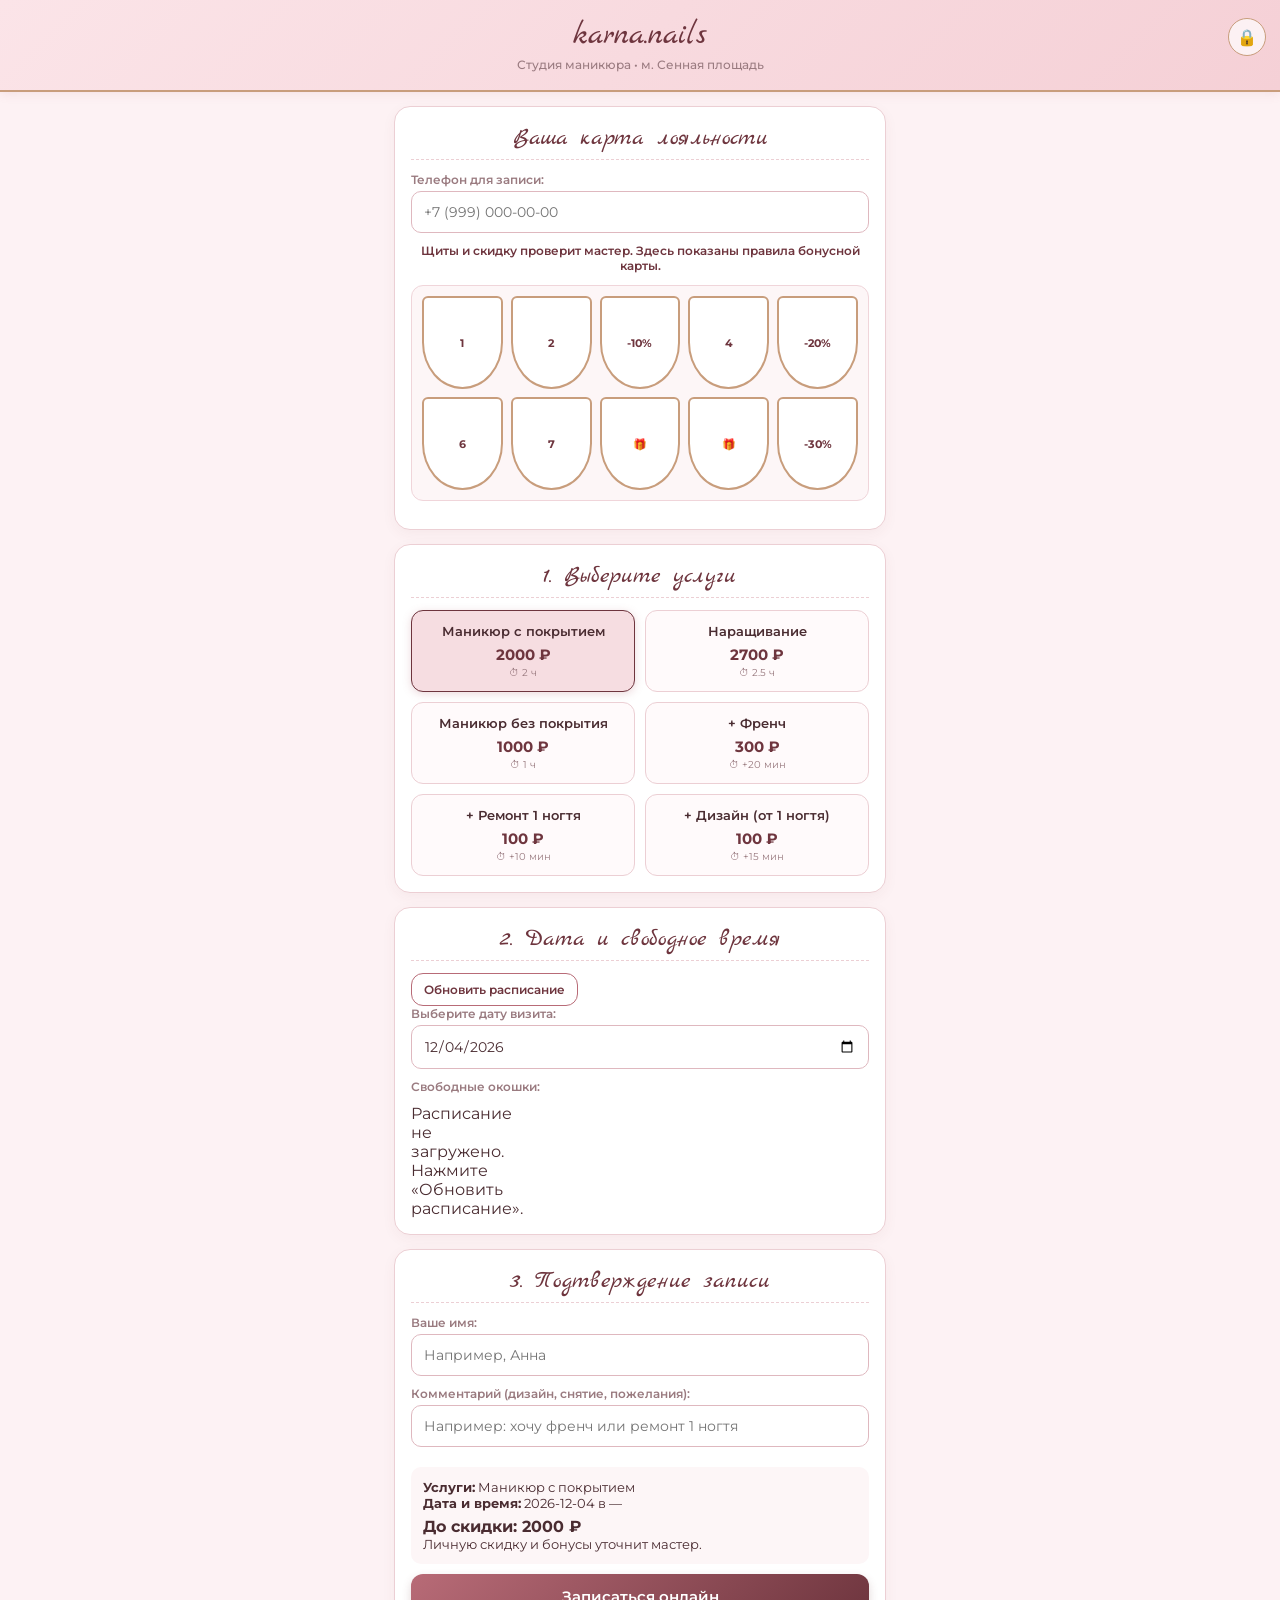
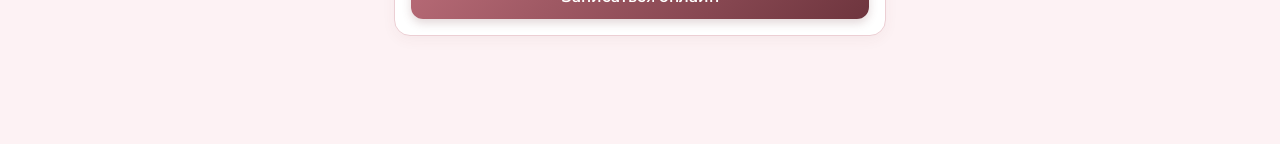
<file: index.html>
<!DOCTYPE html>
<html lang="ru">
<head>
  <meta charset="UTF-8">
  <meta name="referrer" content="no-referrer">
  <meta name="viewport" content="width=device-width, initial-scale=1.0, maximum-scale=1.0, user-scalable=no">
  <title>karna.nails — Онлайн-запись и CRM</title>
  <link href="https://fonts.googleapis.com/css2?family=Marck+Script&family=Montserrat:wght@400;500;600;700&display=swap" rel="stylesheet">
  <link rel="stylesheet" href="styles.css?v=portfolio-classic-1">
  <script src="https://accounts.google.com/gsi/client" async defer></script>
  <script src="app.js?v=production-v10-20261119" defer></script>
</head>
<body>
<dialog id="adminLoginDialog">
  <form method="dialog">
    <h2>Вход мастера через Google</h2>
    <p>Выберите разрешённый аккаунт Антона или Карины.</p>
    <div id="googleSignInButton" aria-label="Вход через Google"></div>
    <button class="btn btn-outline" value="cancel">Отмена</button>
  </form>
</dialog>
<dialog id="galleryLightbox" class="gallery-lightbox">
  <form method="dialog"><button class="gallery-lightbox-close" aria-label="Закрыть">✕</button></form>
  <img id="galleryLargeImage" alt="Пример работы мастера">
  <p id="galleryLargeCaption"></p>
</dialog>

<header>
  <h1 class="script-font">karna.nails</h1>
  <p>Студия маникюра • м. Сенная площадь</p>
  <div id="adminBadge" class="mode-badge hidden">Режим Мастера (Админ)</div>
  <button class="lock-btn" data-action="toggleAdminMode" title="Вход для мастера">🔒</button>
</header>

<div class="container">

  <!-- ==================== РЕЖИМ КЛИЕНТА (ОНЛАЙН-ЗАПИСЬ) ==================== -->
  <div id="clientView">

    <!-- Шаг 1: Проверка карты лояльности по телефону -->
    <div class="card">
      <div class="card-title script-font">Ваша карта лояльности</div>
      <label>Телефон для записи:</label>
      <input type="tel" id="clientPhoneCheck" placeholder="+7 (999) 000-00-00" data-input-action="renderClientLoyalty">
      <div id="clientLoyaltyStatus" class="loyalty-status">
        Щиты и скидку проверит мастер.
      </div>
      <div class="shields-grid" id="clientShieldsGrid"></div>
    </div>

    <!-- Шаг 2: Выбор услуг -->
    <div class="card">
      <div class="card-title script-font">1. Выберите услуги</div>
      <div class="service-grid" id="clientServicesGrid"></div>
    </div>

    <!-- Шаг 3: Выбор даты и свободного времени -->
    <div class="card">
      <div class="card-title script-font">2. Дата и свободное время</div>
      <button class="btn btn-outline" data-action="syncFromCloud">Обновить расписание</button>
      <label>Выберите дату визита:</label>
      <input type="date" id="clientDate" data-change-action="renderClientSlots">
      <label>Свободные окошки:</label>
      <div class="slots-grid" id="clientSlotsGrid"></div>
    </div>

    <!-- Шаг 4: Оформление -->
    <div class="card">
      <div class="card-title script-font">3. Подтверждение записи</div>
      <label>Ваше имя:</label>
      <input type="text" id="clientName" maxlength="120" placeholder="Например, Анна">
      <label>Комментарий (дизайн, снятие, пожелания):</label>
      <input type="text" id="clientNote" maxlength="1000" placeholder="Например: хочу френч или ремонт 1 ногтя">

      <div id="clientSummaryBox" class="booking-summary">
        Выберите услугу и время выше
      </div>

      <button class="btn" data-action="submitClientBooking">Записаться онлайн</button>
    </div>

    <div class="card gallery-card hidden" id="clientGalleryCard">
      <div class="card-title script-font">Примеры наших работ</div>
      <div class="gallery-grid" id="clientGalleryGrid"></div>
    </div>
  </div>

  <!-- ==================== РЕЖИМ АДМИНА (МАСТЕР) ==================== -->
  <div id="adminView" class="hidden">
    <!-- Управление плавающим графиком -->
    <div class="schedule-editor">
      <h3>🗓 Настройка рабочих часов</h3>
      <p class="schedule-help">Выберите дату и впишите доступное время через запятую (например: 12:00, 15:30, 18:00). Если оставить поле пустым, день станет выходным.</p>
      <input type="date" id="adminScheduleDate" data-change-action="loadScheduleForDate" class="schedule-date">
      <input type="text" id="adminScheduleSlots" placeholder="10:00, 12:00..." class="schedule-slots">
      <button data-action="saveScheduleForDate" class="schedule-save-button">Сохранить день</button>
      <span id="scheduleSaveStatus" class="schedule-save-status hidden">Сохранено! ✓</span>
    </div>

    <!-- ВКЛАДКА 1: КАЛЕНДАРЬ И ЗАПИСИ -->
    <div id="tabSchedule">
      <div class="card">
        <div class="card-title script-font">Расписание и Запись</div>
        <div class="schedule-filter">
          <input type="date" id="adminDateFilter" data-change-action="renderAdminSchedule" class="no-bottom-margin">
          <button class="btn btn-outline btn-sm" data-action="showAllDates">Все дни</button>
        </div>
        <div id="adminAppointmentsList"></div>
      </div>

      <div class="card">
        <div class="card-title script-font">Записать клиента вручную</div>
        <label>Имя клиентки:</label>
        <input type="text" id="admClientName" placeholder="Имя">
        <label>Телефон:</label>
        <input type="tel" id="admClientPhone" placeholder="+7 (999) 000-00-00">
        <div class="form-grid">
          <div>
            <label>Дата:</label>
            <input type="date" id="admDate" data-change-action="refreshAdminTimeOptions">
          </div>
          <div>
            <label>Время:</label>
            <select id="admTime"><option value="">Выберите дату и свободное время</option></select>
          </div>
        </div>
        <label>Основная услуга:</label>
        <select id="admService"></select>
        <label>Тип прайса:</label>
        <select id="admPriceMode">
          <option value="new">Новый прайс (Центр — 2000 ₽ покрытие)</option>
          <option value="old">Старый прайс (Переходный — 1650 ₽ покрытие)</option>
        </select>
        <button class="btn" data-action="addAdminBooking">Добавить запись в календарь</button>
      </div>
    </div>

    <!-- ВКЛАДКА 2: КЛИЕНТЫ И КАРТЫ ЛОЯЛЬНОСТИ -->
    <div id="tabClients" class="hidden">
      <div class="card">
        <div class="card-title script-font">База клиентов и 10 щитов</div>
        <p class="loyalty-help">
          3 визит: -10% • 5 визит: -20% • 8 и 9 визит: 🎁 Подарок • 10 визит: -30%
        </p>
        <div id="adminClientsList"></div>
      </div>
    </div>

    <!-- ВКЛАДКА 3: СКЛАД И ЗАКУПКИ -->
    <div id="tabInventory" class="hidden">
      <div class="card hidden">
        <div class="card-title script-font">Старые настройки себестоимости</div>
        <p class="legacy-cost-help">Для новых расчётов используется каталог ниже. Эти прежние настройки сохранены для совместимости.</p>
        <div class="form-grid">
          <div>
            <label>Одноразовый набор (пилка, баф, пакет), ₽:</label>
            <input type="number" id="costDisposable" value="65" data-change-action="saveSettings">
          </div>
          <div>
            <label>Порция базы/геля/топа (покрытие), ₽:</label>
            <input type="number" id="costGel" value="85" data-change-action="saveSettings">
          </div>
          <div>
            <label>Порция для наращивания (формы+гель), ₽:</label>
            <input type="number" id="costExt" value="160" data-change-action="saveSettings">
          </div>
          <div>
            <label>Себестоимость подарка (8-9 визит), ₽:</label>
            <input type="number" id="costGift" value="50" data-change-action="saveSettings">
          </div>
        </div>
      </div>

      <!-- Каталог и остатки материалов -->
      <div class="card">
        <div class="card-title script-font">Склад: материалы и остатки</div>
        <p class="inventory-help">
          Цена указана за упаковку. Остатки — в штуках/мл. Все 18 позиций начинают с нуля.
          Нормы расхода можно менять для каждой услуги. Многоразовые инструменты не списываются автоматически.
        </p>
        <button class="btn inventory-add-button" data-action="addInventoryItem">+ Добавить материал</button>
        <div id="inventoryCatalog"></div>
      </div>

      <div class="card">
        <div class="card-title script-font">Журнал закупок (Гели, Фрезы, Аренда)</div>
        <label>Что купили / оплатили:</label>
        <input type="text" id="expTitle" placeholder="Напр.: Партия гель-лаков и топ">
        <div class="form-grid">
          <div>
            <label>Сумма (₽):</label>
            <input type="number" id="expAmount" placeholder="2500">
          </div>
          <div>
            <label>Категория:</label>
            <select id="expCat">
              <option value="Материалы (гели/лаки)">Материалы (гели/лаки)</option>
              <option value="Расходники (пилки/перчатки)">Расходники</option>
              <option value="Инвентарь и фрезы">Инвентарь и фрезы</option>
              <option value="Аренда кабинета (Сенная)">Аренда на Сенной</option>
              <option value="Подарки клиентам">Подарки (8-9 визит)</option>
            </select>
          </div>
        </div>
        <button class="btn" data-action="addExpense">Внести расход в чеки</button>
        <div id="expensesList" class="expenses-list"></div>
      </div>
    </div>

    <!-- ВКЛАДКА 4: ФИНАНСЫ И GOOGLE ТАБЛИЦА -->
    <div id="tabFinance" class="hidden">
      <div class="card">
        <div class="card-title script-font">Финансы и Чистая прибыль</div>
        <div class="stat-row">
          <div class="stat-box">
            <div class="metric-label">Выручка (проведённые визиты)</div>
            <div class="stat-val" id="finGross">0 ₽</div>
          </div>
          <div class="stat-box">
            <div class="metric-label">Чистая с процедур</div>
            <div class="stat-val text-success" id="finNetOp">0 ₽</div>
          </div>
        </div>
        <div class="stat-row">
          <div class="stat-box">
            <div class="metric-label">Чеки закупок и аренда</div>
            <div class="stat-val text-danger" id="finExpenses">0 ₽</div>
          </div>
          <div class="stat-box">
            <div class="metric-label">Реальный остаток (Cash Flow)</div>
            <div class="stat-val" id="finCashFlow">0 ₽</div>
          </div>
        </div>
      </div>

      <div class="card">
        <div class="card-title script-font">Связь с Google Таблицей</div>
        <label>URL веб-приложения Google Apps Script:</label>
        <input type="url" id="gasUrlInput" readonly placeholder="Адрес задан в app.js">
        <div class="action-row">
          <button class="btn btn-outline flex-fill" data-action="syncFromCloud">🔄 Загрузить из Таблицы</button>
          <button class="btn flex-fill" data-action="syncToCloud">☁️ Выгрузить в Таблицу</button>
        </div>
        <p id="syncStatus" class="sync-status"></p>
      </div>
    </div>

    <!-- ГАЛЕРЕЯ МАСТЕРА -->
    <div id="tabGallery" class="hidden">
      <div class="card">
        <div class="card-title script-font">📸 Мои работы</div>
        <p class="gallery-help">Добавленные фотографии увидят посетители сайта. Файл хранится отдельно от клиентской базы.</p>
        <label for="galleryPhotoFile">Фотография (JPG, PNG или WebP):</label>
        <input type="file" id="galleryPhotoFile" accept="image/jpeg,image/png,image/webp">
        <label for="galleryPhotoCaption">Подпись (необязательно):</label>
        <input type="text" id="galleryPhotoCaption" maxlength="120" placeholder="Например: нежный френч">
        <button class="btn" data-action="uploadGalleryPhoto">+ Добавить фотографию</button>
        <p id="galleryUploadStatus" class="sync-status" role="status"></p>
        <div class="gallery-grid" id="adminGalleryGrid"></div>
      </div>
    </div>

    <!-- Нижняя панель навигации Мастера -->
    <div class="admin-nav">
      <button class="nav-tab active" data-action="switchAdminTab" data-tab="Schedule">📅<span>Записи</span></button>
      <button class="nav-tab" data-action="switchAdminTab" data-tab="Clients">🛡️<span>Карты (10)</span></button>
      <button class="nav-tab" data-action="switchAdminTab" data-tab="Inventory">💅<span>Склад</span></button>
      <button class="nav-tab" data-action="switchAdminTab" data-tab="Finance">💰<span>Прибыль</span></button>
      <button class="nav-tab" data-action="switchAdminTab" data-tab="Gallery">📸<span>Фото</span></button>
    </div>

  </div>
</div>


</body>
</html>
</file>
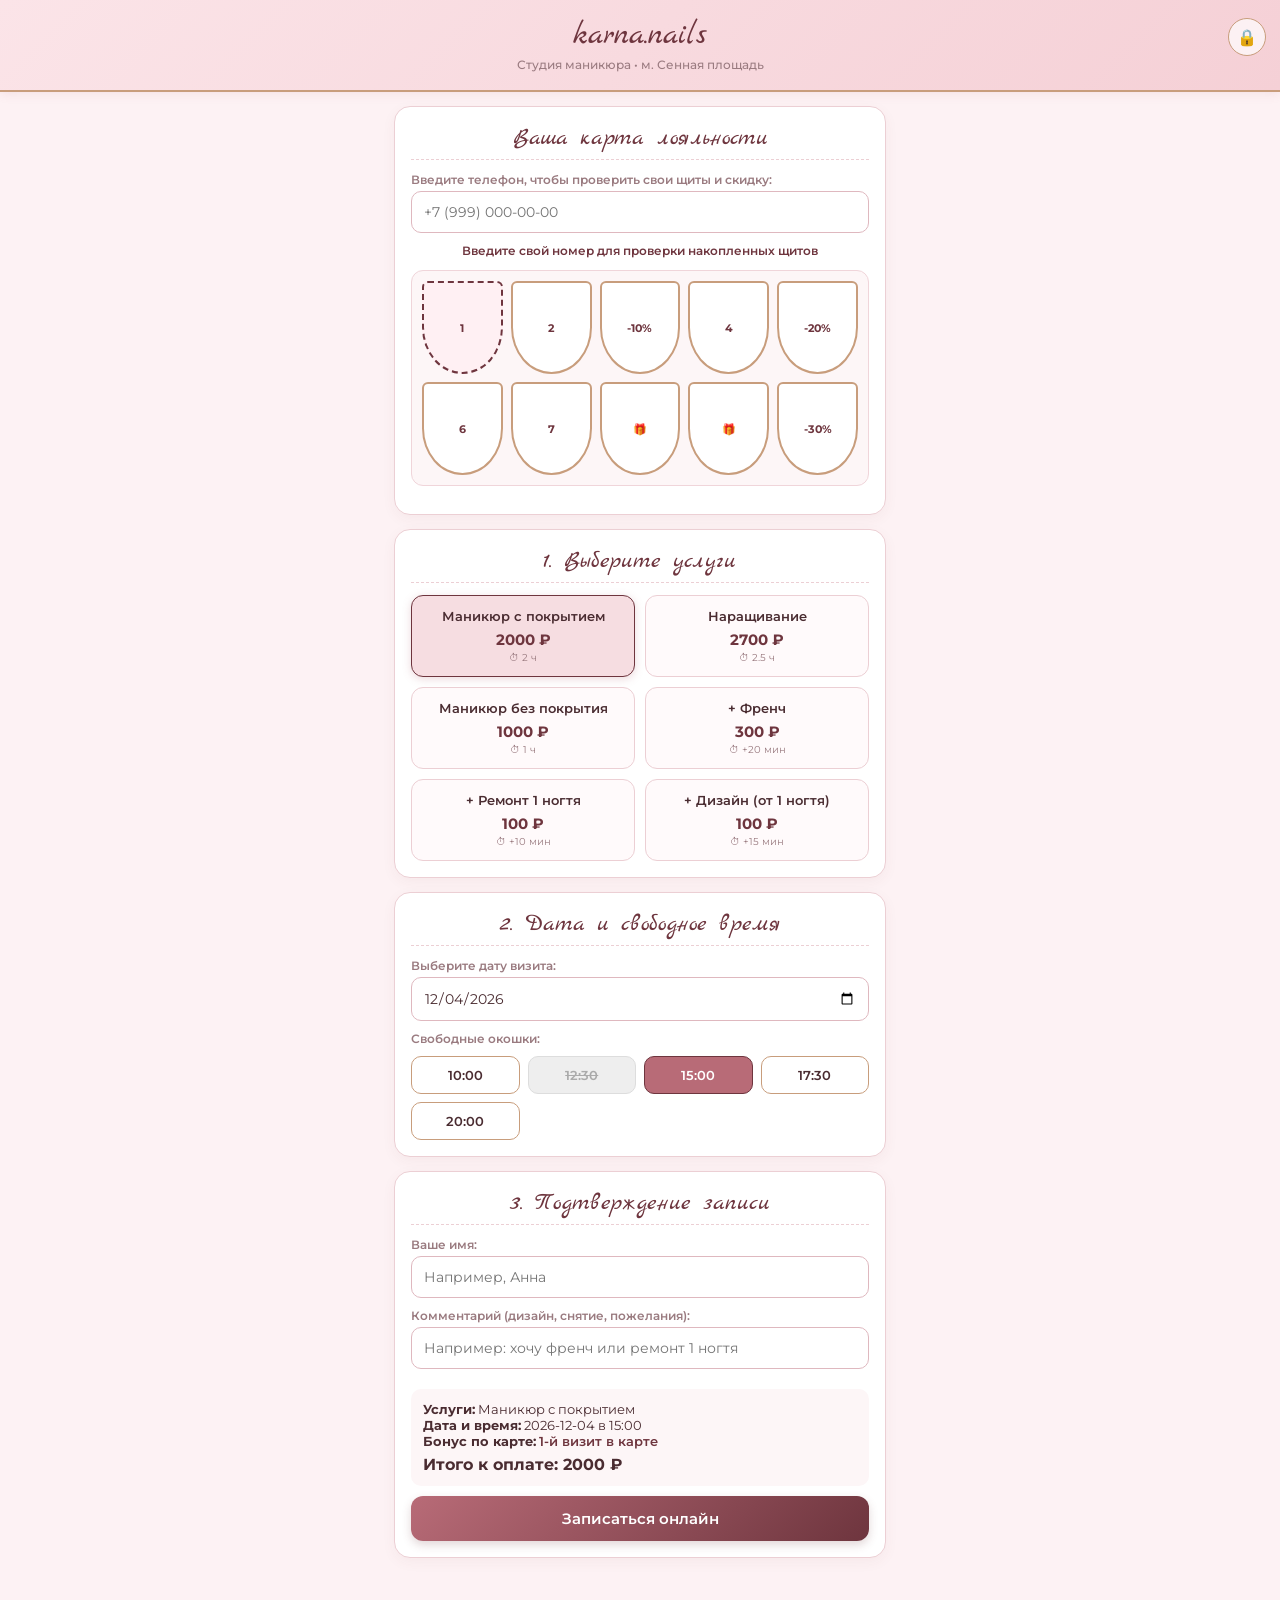
<file: index.html.html>
<!DOCTYPE html>
<html lang="ru">
<head>
  <meta charset="UTF-8">
  <meta name="viewport" content="width=device-width, initial-scale=1.0, maximum-scale=1.0, user-scalable=no">
  <title>karna.nails — Онлайн-запись и CRM</title>
  <link href="https://fonts.googleapis.com/css2?family=Marck+Script&family=Montserrat:wght@400;500;600;700&display=swap" rel="stylesheet">
  <style>
    :root {
      --bg-pink: #fdf2f4;
      --card-bg: #ffffff;
      --accent: #b86b77;
      --accent-dark: #6e353e;
      --accent-light: #f6dde1;
      --gold: #c89d7c;
      --text: #4a2c31;
      --muted: #9a7b80;
      --green: #2e7d32;
      --danger: #c62828;
    }
    * { box-sizing: border-box; margin: 0; padding: 0; font-family: 'Montserrat', sans-serif; }
    body { background: var(--bg-pink); color: var(--text); padding-bottom: 80px; }
    .script-font { font-family: 'Marck Script', cursive; }

    /* Шапка */
    header {
      background: linear-gradient(135deg, #fbe4e8 0%, #f5d0d6 100%);
      padding: 18px 16px;
      text-align: center;
      position: relative;
      border-bottom: 2px solid var(--gold);
      box-shadow: 0 2px 10px rgba(184,107,119,0.12);
    }
    header h1 { font-size: 32px; color: var(--accent-dark); font-weight: normal; line-height: 1.1; }
    header p { font-size: 12px; color: var(--muted); margin-top: 4px; font-weight: 500; }
    .lock-btn {
      position: absolute; right: 14px; top: 18px;
      background: rgba(255,255,255,0.7); border: 1px solid var(--gold);
      border-radius: 50%; width: 38px; height: 38px;
      font-size: 16px; cursor: pointer; display: flex; align-items: center; justify-content: center;
    }
    .mode-badge {
      display: inline-block; background: var(--accent-dark); color: #fff;
      font-size: 10px; padding: 3px 8px; border-radius: 10px; margin-top: 4px; text-transform: uppercase;
    }

    .container { max-width: 520px; margin: 0 auto; padding: 14px; }

    /* Карточки */
    .card {
      background: var(--card-bg);
      border: 1px solid #eccfd4;
      border-radius: 16px;
      padding: 16px;
      margin-bottom: 14px;
      box-shadow: 0 4px 14px rgba(110,53,62,0.05);
    }
    .card-title {
      font-size: 24px; color: var(--accent-dark); margin-bottom: 12px;
      text-align: center; border-bottom: 1px dashed #eccfd4; padding-bottom: 6px;
    }

    /* Услуги (Витрина клиента) */
    .service-grid { display: grid; grid-template-columns: 1fr 1fr; gap: 10px; }
    .service-item {
      border: 1.5px solid #eccfd4; border-radius: 12px; padding: 12px 10px;
      text-align: center; cursor: pointer; transition: 0.2s; background: #fffafb;
      position: relative;
    }
    .service-item.selected {
      border-color: var(--accent-dark); background: var(--accent-light);
      box-shadow: 0 2px 8px rgba(184,107,119,0.25);
    }
    .service-name { font-size: 13px; font-weight: 600; margin-bottom: 6px; color: var(--text); }
    .service-price { font-size: 15px; font-weight: 700; color: var(--accent-dark); }
    .service-dur { font-size: 10px; color: var(--muted); margin-top: 2px; }

    /* Слоты времени */
    .slots-grid { display: grid; grid-template-columns: repeat(4, 1fr); gap: 8px; margin-top: 10px; }
    .slot-btn {
      padding: 10px 4px; border-radius: 10px; border: 1px solid var(--gold);
      background: #fff; color: var(--text); font-weight: 600; font-size: 13px;
      cursor: pointer; text-align: center;
    }
    .slot-btn.selected { background: var(--accent); color: #fff; border-color: var(--accent-dark); }
    .slot-btn:disabled { background: #eee; color: #aaa; border-color: #ddd; cursor: not-allowed; text-decoration: line-through; }

    /* Щиты лояльности */
    .shields-grid {
      display: grid; grid-template-columns: repeat(5, 1fr); gap: 8px;
      margin: 12px 0; padding: 10px; background: #fdf6f7; border-radius: 12px; border: 1px solid #f0d5da;
    }
    .shield {
      aspect-ratio: 1 / 1.15;
      border: 2px solid var(--gold);
      border-radius: 6px 6px 50% 50%;
      display: flex; flex-direction: column; align-items: center; justify-content: center;
      font-size: 11px; font-weight: 700; color: var(--accent-dark);
      background: #fff; position: relative; text-align: center; padding: 2px;
    }
    .shield.done {
      background: linear-gradient(135deg, var(--accent) 0%, var(--accent-dark) 100%);
      color: #fff; border-color: var(--accent-dark);
    }
    .shield.next {
      border: 2px dashed var(--accent-dark);
      background: #fff0f3; animation: pulse 1.5s infinite;
    }
    @keyframes pulse { 0% { transform: scale(1); } 50% { transform: scale(1.05); } 100% { transform: scale(1); } }

    /* Формы и кнопки */
    input, select {
      width: 100%; padding: 11px 12px; border: 1px solid #dfb8bf;
      border-radius: 10px; font-size: 14px; margin-bottom: 10px; background: #fff; color: var(--text);
    }
    label { font-size: 12px; font-weight: 600; color: var(--muted); display: block; margin-bottom: 4px; }
    .btn {
      width: 100%; padding: 13px; border: none; border-radius: 12px;
      background: linear-gradient(135deg, var(--accent) 0%, var(--accent-dark) 100%);
      color: #fff; font-size: 15px; font-weight: 600; cursor: pointer;
      box-shadow: 0 4px 10px rgba(110,53,62,0.2);
    }
    .btn-outline {
      background: #fff; color: var(--accent-dark); border: 1.5px solid var(--accent);
      box-shadow: none; padding: 8px 12px; font-size: 12px; width: auto;
    }
    .btn-sm { padding: 6px 10px; font-size: 11px; border-radius: 8px; width: auto; }

    /* Навигация админа */
    .admin-nav {
      position: fixed; bottom: 0; left: 0; right: 0;
      background: #fff; border-top: 1px solid #eccfd4;
      display: flex; justify-content: space-around; padding: 8px 0; z-index: 100;
    }
    .nav-tab {
      background: none; border: none; color: var(--muted); font-size: 11px;
      font-weight: 600; cursor: pointer; display: flex; flex-direction: column; align-items: center; gap: 3px;
    }
    .nav-tab.active { color: var(--accent-dark); }

    /* Метрики и списки */
    .stat-row { display: grid; grid-template-columns: 1fr 1fr; gap: 10px; margin-bottom: 12px; }
    .stat-box { background: #fdf6f7; padding: 12px; border-radius: 12px; border: 1px solid #f0d5da; text-align: center; }
    .stat-val { font-size: 18px; font-weight: 700; color: var(--accent-dark); margin-top: 4px; }
    .appt-item {
      border-left: 4px solid var(--accent); background: #fffafb;
      padding: 12px; border-radius: 10px; margin-bottom: 10px; border: 1px solid #f0d5da; border-left-width: 4px;
    }
    .appt-item.completed { border-left-color: var(--green); background: #f4fbf5; }
    .badge { padding: 3px 7px; border-radius: 6px; font-size: 10px; font-weight: 700; }
    .badge-bonus { background: #ffe0e6; color: var(--accent-dark); }
    .badge-profit { background: #e8f5e9; color: var(--green); }
    .hidden { display: none !important; }
  </style>
</head>
<body>

<header>
  <h1 class="script-font">karna.nails</h1>
  <p>Студия маникюра • м. Сенная площадь</p>
  <div id="adminBadge" class="mode-badge hidden">Режим Мастера (Админ)</div>
  <button class="lock-btn" onclick="toggleAdminMode()" title="Вход для мастера">🔒</button>
</header>

<div class="container">

  <!-- ==================== РЕЖИМ КЛИЕНТА (ОНЛАЙН-ЗАПИСЬ) ==================== -->
  <div id="clientView">
    
    <!-- Шаг 1: Проверка карты лояльности по телефону -->
    <div class="card">
      <div class="card-title script-font">Ваша карта лояльности</div>
      <label>Введите телефон, чтобы проверить свои щиты и скидку:</label>
      <input type="tel" id="clientPhoneCheck" placeholder="+7 (999) 000-00-00" oninput="renderClientLoyalty()">
      <div id="clientLoyaltyStatus" style="font-size:12px; text-align:center; color:var(--accent-dark); font-weight:600; margin-bottom:6px;">
        Введите номер — на 3-й визит скидка -10%!
      </div>
      <div class="shields-grid" id="clientShieldsGrid"></div>
    </div>

    <!-- Шаг 2: Выбор услуг -->
    <div class="card">
      <div class="card-title script-font">1. Выберите услуги</div>
      <div class="service-grid" id="clientServicesGrid"></div>
    </div>

    <!-- Шаг 3: Выбор даты и свободного времени -->
    <div class="card">
      <div class="card-title script-font">2. Дата и свободное время</div>
      <label>Выберите дату визита:</label>
      <input type="date" id="clientDate" onchange="renderClientSlots()">
      <label>Свободные окошки:</label>
      <div class="slots-grid" id="clientSlotsGrid"></div>
    </div>

    <!-- Шаг 4: Оформление -->
    <div class="card">
      <div class="card-title script-font">3. Подтверждение записи</div>
      <label>Ваше имя:</label>
      <input type="text" id="clientName" placeholder="Например, Анна">
      <label>Комментарий (дизайн, снятие, пожелания):</label>
      <input type="text" id="clientNote" placeholder="Например: хочу френч или ремонт 1 ногтя">
      
      <div id="clientSummaryBox" style="background:#fdf6f7; padding:12px; border-radius:10px; margin:10px 0; font-size:13px;">
        Выберите услугу и время выше
      </div>

      <button class="btn" onclick="submitClientBooking()">Записаться онлайн</button>
    </div>
  </div>

  <!-- ==================== РЕЖИМ АДМИНА (МАСТЕР) ==================== -->
  <div id="adminView" class="hidden">

    <!-- ВКЛАДКА 1: КАЛЕНДАРЬ И ЗАПИСИ -->
    <div id="tabSchedule">
      <div class="card">
        <div class="card-title script-font">Расписание и Запись</div>
        <div style="display:flex; gap:8px; align-items:center; margin-bottom:10px;">
          <input type="date" id="adminDateFilter" onchange="renderAdminSchedule()" style="margin-bottom:0;">
          <button class="btn btn-outline btn-sm" onclick="showAllDates()">Все дни</button>
        </div>
        <div id="adminAppointmentsList"></div>
      </div>

      <div class="card">
        <div class="card-title script-font">Записать клиента вручную</div>
        <label>Имя клиентки:</label>
        <input type="text" id="admClientName" placeholder="Имя">
        <label>Телефон:</label>
        <input type="tel" id="admClientPhone" placeholder="+7 (999) 000-00-00">
        <div style="display:grid; grid-template-columns:1fr 1fr; gap:8px;">
          <div>
            <label>Дата:</label>
            <input type="date" id="admDate">
          </div>
          <div>
            <label>Время:</label>
            <select id="admTime">
              <option value="10:00">10:00</option>
              <option value="12:30">12:30</option>
              <option value="15:00">15:00</option>
              <option value="17:30">17:30</option>
              <option value="20:00">20:00</option>
            </select>
          </div>
        </div>
        <label>Основная услуга:</label>
        <select id="admService"></select>
        <label>Тип прайса:</label>
        <select id="admPriceMode">
          <option value="new">Новый прайс (Центр — 2000 ₽ покрытие)</option>
          <option value="old">Старый прайс (Переходный — 1650 ₽ покрытие)</option>
        </select>
        <button class="btn" onclick="addAdminBooking()">Добавить запись в календарь</button>
      </div>
    </div>

    <!-- ВКЛАДКА 2: КЛИЕНТЫ И КАРТЫ ЛОЯЛЬНОСТИ -->
    <div id="tabClients" class="hidden">
      <div class="card">
        <div class="card-title script-font">База клиентов и 10 щитов</div>
        <p style="font-size:11px; color:var(--muted); margin-bottom:12px; text-align:center;">
          3 визит: -10% • 5 визит: -20% • 8 и 9 визит: 🎁 Подарок • 10 визит: -30%
        </p>
        <div id="adminClientsList"></div>
      </div>
    </div>

    <!-- ВКЛАДКА 3: СКЛАД И ЗАКУПКИ -->
    <div id="tabInventory" class="hidden">
      <div class="card">
        <div class="card-title script-font">Себестоимость 1 процедуры</div>
        <div style="display:grid; grid-template-columns:1fr 1fr; gap:8px;">
          <div>
            <label>Одноразовый набор (пилка, баф, пакет), ₽:</label>
            <input type="number" id="costDisposable" value="65" onchange="saveSettings()">
          </div>
          <div>
            <label>Порция базы/геля/топа (покрытие), ₽:</label>
            <input type="number" id="costGel" value="85" onchange="saveSettings()">
          </div>
          <div>
            <label>Порция для наращивания (формы+гель), ₽:</label>
            <input type="number" id="costExt" value="160" onchange="saveSettings()">
          </div>
          <div>
            <label>Себестоимость подарка (8-9 визит), ₽:</label>
            <input type="number" id="costGift" value="50" onchange="saveSettings()">
          </div>
        </div>
      </div>

      <div class="card">
        <div class="card-title script-font">Журнал закупок (Гели, Фрезы, Аренда)</div>
        <label>Что купили / оплатили:</label>
        <input type="text" id="expTitle" placeholder="Напр.: Партия гель-лаков и топ">
        <div style="display:grid; grid-template-columns:1fr 1fr; gap:8px;">
          <div>
            <label>Сумма (₽):</label>
            <input type="number" id="expAmount" placeholder="2500">
          </div>
          <div>
            <label>Категория:</label>
            <select id="expCat">
              <option value="Материалы (гели/лаки)">Материалы (гели/лаки)</option>
              <option value="Расходники (пилки/перчатки)">Расходники</option>
              <option value="Инвентарь и фрезы">Инвентарь и фрезы</option>
              <option value="Аренда кабинета (Сенная)">Аренда на Сенной</option>
              <option value="Подарки клиентам">Подарки (8-9 визит)</option>
            </select>
          </div>
        </div>
        <button class="btn" onclick="addExpense()">Внести расход в чеки</button>
        <div id="expensesList" style="margin-top:14px;"></div>
      </div>
    </div>

    <!-- ВКЛАДКА 4: ФИНАНСЫ И GOOGLE ТАБЛИЦА -->
    <div id="tabFinance" class="hidden">
      <div class="card">
        <div class="card-title script-font">Финансы и Чистая прибыль</div>
        <div class="stat-row">
          <div class="stat-box">
            <div style="font-size:11px; color:var(--muted);">Выручка (по записям)</div>
            <div class="stat-val" id="finGross">0 ₽</div>
          </div>
          <div class="stat-box">
            <div style="font-size:11px; color:var(--muted);">Чистая с процедур</div>
            <div class="stat-val" id="finNetOp" style="color:var(--green);">0 ₽</div>
          </div>
        </div>
        <div class="stat-row">
          <div class="stat-box">
            <div style="font-size:11px; color:var(--muted);">Чеки закупок и аренда</div>
            <div class="stat-val" id="finExpenses" style="color:var(--danger);">0 ₽</div>
          </div>
          <div class="stat-box">
            <div style="font-size:11px; color:var(--muted);">Реальный остаток (Cash Flow)</div>
            <div class="stat-val" id="finCashFlow">0 ₽</div>
          </div>
        </div>
      </div>

      <div class="card">
        <div class="card-title script-font">Связь с Google Таблицей</div>
        <label>URL веб-приложения Google Apps Script:</label>
        <input type="url" id="gasUrlInput" placeholder="https://script.google.com/macros/s/.../exec" onchange="saveSettings()">
        <div style="display:flex; gap:8px;">
          <button class="btn btn-outline" style="flex:1;" onclick="syncFromCloud()">🔄 Загрузить из Таблицы</button>
          <button class="btn" style="flex:1;" onclick="syncToCloud()">☁️ Выгрузить в Таблицу</button>
        </div>
        <p id="syncStatus" style="font-size:11px; color:var(--muted); margin-top:8px; text-align:center;"></p>
      </div>
    </div>

    <!-- Нижняя панель навигации Мастера -->
    <div class="admin-nav">
      <button class="nav-tab active" onclick="switchAdminTab('Schedule', this)">📅<span>Записи</span></button>
      <button class="nav-tab" onclick="switchAdminTab('Clients', this)">🛡️<span>Карты (10)</span></button>
      <button class="nav-tab" onclick="switchAdminTab('Inventory', this)">💅<span>Склад</span></button>
      <button class="nav-tab" onclick="switchAdminTab('Finance', this)">💰<span>Прибыль</span></button>
    </div>

  </div>
</div>

<script>
  // ==================== БАЗОВЫЕ ДАННЫЕ ПРАЙСА ====================
  const SERVICES = [
    { id: 'coat', name: 'Маникюр с покрытием', price: 2000, oldPrice: 1650, dur: '2 ч', matType: 'gel' },
    { id: 'ext', name: 'Наращивание', price: 2700, oldPrice: 1800, dur: '2.5 ч', matType: 'ext' },
    { id: 'clean', name: 'Маникюр без покрытия', price: 1000, oldPrice: 650, dur: '1 ч', matType: 'clean' },
    { id: 'french', name: '+ Френч', price: 300, oldPrice: 200, dur: '+20 мин', matType: 'addon' },
    { id: 'repair', name: '+ Ремонт 1 ногтя', price: 100, oldPrice: 50, dur: '+10 мин', matType: 'addon' },
    { id: 'design', name: '+ Дизайн (от 1 ногтя)', price: 100, oldPrice: 50, dur: '+15 мин', matType: 'addon' }
  ];

  const DEFAULT_SLOTS = ['10:00', '12:30', '15:00', '17:30', '20:00'];
  const ADMIN_PIN = '5837';

  // Состояние приложения
  let state = JSON.parse(localStorage.getItem('karna_crm_v2')) || {
    appointments: [
      { id: 1, name: 'Екатерина (Постоянник)', phone: '+79991112233', date: new Date().toISOString().slice(0,10), time: '12:30', serviceIds: ['coat', 'french'], priceMode: 'new', status: 'booked', note: 'Любит молочную базу' }
    ],
    clients: {
      '+79991112233': { name: 'Екатерина (Постоянник)', phone: '+79991112233', visits: 0, bonusStamps: 2, formula: 'Молочная база #04' }
    },
    expenses: [
      { id: 1, title: 'Аренда кабинета (Сенная)', amount: 15000, cat: 'Аренда на Сенной', date: new Date().toISOString().slice(0,10) }
    ],
    settings: { costDisposable: 65, costGel: 85, costExt: 160, costGift: 50, gasUrl: '' }
  };

  let selectedClientServices = ['coat'];
  let selectedClientSlot = '15:00';
  let isAdmin = false;

  function saveState() {
    localStorage.setItem('karna_crm_v2', JSON.stringify(state));
  }

  function cleanPhone(p) {
    let digits = (p || '').replace(/\D/g, '');
    if (digits.startsWith('8')) digits = '7' + digits.slice(1);
    if (digits.length === 10) digits = '7' + digits;
    return digits ? '+' + digits : '';
  }

  // ==================== ЛОГИКА КАРТЫ ЛОЯЛЬНОСТИ (10 ЩИТОВ) ====================
  // 3 визит: -10%, 5 визит: -20%, 8 и 9 визит: Подарок, 10 визит: -30%
  function getLoyaltyInfo(totalStampsBeforeThisVisit) {
    const currentCycleVisit = (totalStampsBeforeThisVisit % 10) + 1; // от 1 до 10
    let discountPercent = 0;
    let hasGift = false;
    let label = `${currentCycleVisit}-й визит в карте`;

    if (currentCycleVisit === 3) { discountPercent = 10; label = '3-й визит: Скидка -10%!'; }
    else if (currentCycleVisit === 5) { discountPercent = 20; label = '5-й визит: Скидка -20%!'; }
    else if (currentCycleVisit === 8 || currentCycleVisit === 9) { hasGift = true; label = `${currentCycleVisit}-й визит: 🎁 Подарочек от мастера!`; }
    else if (currentCycleVisit === 10) { discountPercent = 30; label = '10-й юбилейный визит: Скидка -30%!'; }

    return { currentCycleVisit, discountPercent, hasGift, label };
  }

  // ==================== РАСЧЕТ СТОИМОСТИ И ЧИСТОЙ ПРИБЫЛИ ====================
  function calculateVisitMath(serviceIds, phone, priceMode = 'new') {
    const normPhone = cleanPhone(phone);
    const client = state.clients[normPhone] || { visits: 0, bonusStamps: 0 };
    const totalStamps = (client.visits || 0) + (client.bonusStamps || 0);
    const loyalty = getLoyaltyInfo(totalStamps);

    let baseSum = 0;
    let matCost = Number(state.settings.costDisposable || 65);

    serviceIds.forEach(id => {
      const s = SERVICES.find(x => x.id === id);
      if (!s) return;
      baseSum += (priceMode === 'old' ? s.oldPrice : s.price);
      if (s.matType === 'gel') matCost += Number(state.settings.costGel || 85);
      if (s.matType === 'ext') matCost += Number(state.settings.costExt || 160);
      if (s.matType === 'addon') matCost += 15;
    });

    const discountRub = Math.round(baseSum * (loyalty.discountPercent / 100));
    const finalPrice = baseSum - discountRub;
    const giftCost = loyalty.hasGift ? Number(state.settings.costGift || 50) : 0;
    const taxSelfEmployed = Math.round(finalPrice * 0.04); // 4% НПД
    const netProfit = finalPrice - matCost - giftCost - taxSelfEmployed;

    return { baseSum, discountRub, finalPrice, matCost, giftCost, taxSelfEmployed, netProfit, loyalty };
  }

  // ==================== РЕНДЕР РЕЖИМА КЛИЕНТА ====================
  function renderClientServices() {
    const grid = document.getElementById('clientServicesGrid');
    grid.innerHTML = SERVICES.map(s => {
      const sel = selectedClientServices.includes(s.id) ? 'selected' : '';
      return `
        <div class="service-item ${sel}" onclick="toggleClientService('${s.id}')">
          <div class="service-name">${s.name}</div>
          <div class="service-price">${s.price} ₽</div>
          <div class="service-dur">⏱ ${s.dur}</div>
        </div>
      `;
    }).join('');
    updateClientSummary();
  }

  function toggleClientService(id) {
    const mainIds = ['coat', 'ext', 'clean'];
    if (mainIds.includes(id)) {
      selectedClientServices = selectedClientServices.filter(x => !mainIds.includes(x));
      selectedClientServices.unshift(id);
    } else {
      if (selectedClientServices.includes(id)) {
        selectedClientServices = selectedClientServices.filter(x => x !== id);
      } else {
        selectedClientServices.push(id);
      }
    }
    renderClientServices();
  }

  function renderClientLoyalty() {
    const rawPhone = document.getElementById('clientPhoneCheck').value;
    const normPhone = cleanPhone(rawPhone);
    const client = state.clients[normPhone] || { visits: 0, bonusStamps: 0 };
    const stamps = ((client.visits || 0) + (client.bonusStamps || 0)) % 10;
    const loyalty = getLoyaltyInfo((client.visits || 0) + (client.bonusStamps || 0));

    document.getElementById('clientLoyaltyStatus').innerText =
      normPhone.length >= 11 ? `${loyalty.label} (Отмечено щитов: ${stamps}/10)` : 'Введите свой номер для проверки накопленных щитов';

    const labels = ['1', '2', '-10%', '4', '-20%', '6', '7', '🎁', '🎁', '-30%'];
    document.getElementById('clientShieldsGrid').innerHTML = labels.map((text, idx) => {
      let cls = '';
      if (idx < stamps) cls = 'done';
      else if (idx === stamps) cls = 'next';
      return `<div class="shield ${cls}"><span>${idx < stamps ? '✓' : text}</span></div>`;
    }).join('');

    updateClientSummary();
  }

  function renderClientSlots() {
    const dateVal = document.getElementById('clientDate').value;
    const bookedTimes = state.appointments
      .filter(a => a.date === dateVal && a.status !== 'cancelled')
      .map(a => a.time);

    const grid = document.getElementById('clientSlotsGrid');
    grid.innerHTML = DEFAULT_SLOTS.map(time => {
      const isBooked = bookedTimes.includes(time);
      const isSel = selectedClientSlot === time && !isBooked;
      return `
        <button class="slot-btn ${isSel ? 'selected' : ''}" 
                ${isBooked ? 'disabled' : ''} 
                onclick="selectSlot('${time}')">
          ${time}
        </button>
      `;
    }).join('');
    updateClientSummary();
  }

  function selectSlot(t) {
    selectedClientSlot = t;
    renderClientSlots();
  }

  function updateClientSummary() {
    const phone = document.getElementById('clientPhoneCheck').value;
    const dateVal = document.getElementById('clientDate').value;
    const math = calculateVisitMath(selectedClientServices, phone, 'new');
    const names = selectedClientServices.map(id => SERVICES.find(s => s.id === id)?.name).join(', ');

    document.getElementById('clientSummaryBox').innerHTML = `
      <div><b>Услуги:</b> ${names || 'Не выбрано'}</div>
      <div><b>Дата и время:</b> ${dateVal} в ${selectedClientSlot || '—'}</div>
      <div><b>Бонус по карте:</b> <span style="color:var(--accent-dark); font-weight:600;">${math.loyalty.label}</span></div>
      <div style="font-size:16px; margin-top:6px;"><b>Итого к оплате: ${math.finalPrice} ₽</b> ${math.discountRub > 0 ? `<s style="color:#999; font-size:12px;">${math.baseSum} ₽</s>` : ''}</div>
    `;
  }

  function submitClientBooking() {
    const name = document.getElementById('clientName').value.trim();
    const phone = cleanPhone(document.getElementById('clientPhoneCheck').value);
    const date = document.getElementById('clientDate').value;
    const note = document.getElementById('clientNote').value.trim();

    if (!name || phone.length < 11) {
      alert('Пожалуйста, укажите ваше имя и корректный номер телефона!');
      return;
    }
    if (!selectedClientSlot) {
      alert('Выберите свободное время!');
      return;
    }

    if (!state.clients[phone]) {
      state.clients[phone] = { name, phone, visits: 0, bonusStamps: 0, formula: '' };
    } else {
      state.clients[phone].name = name;
    }

    const newAppt = {
      id: Date.now(),
      name, phone, date,
      time: selectedClientSlot,
      serviceIds: [...selectedClientServices],
      priceMode: 'new',
      status: 'booked',
      note
    };

    state.appointments.push(newAppt);
    saveState();
    if (state.settings.gasUrl) syncToCloud();

    alert(`Спасибо, ${name}! Вы успешно записаны на ${date} в ${selectedClientSlot}. Ждем вас в karna.nails (м. Сенная)!`);
    renderClientSlots();
  }

  // ==================== ПЕРЕКЛЮЧЕНИЕ В РЕЖИМ МАСТЕРА ====================
  function toggleAdminMode() {
    if (!isAdmin) {
      const pin = prompt('Введите ПИН-код мастера ');
      if (pin !== ADMIN_PIN) {
        alert('Неверный ПИН-код!');
        return;
      }
      isAdmin = true;
      document.getElementById('clientView').classList.add('hidden');
      document.getElementById('adminView').classList.remove('hidden');
      document.getElementById('adminBadge').classList.remove('hidden');
      renderAllAdmin();
    } else {
      isAdmin = false;
      document.getElementById('adminView').classList.add('hidden');
      document.getElementById('clientView').classList.remove('hidden');
      document.getElementById('adminBadge').classList.add('hidden');
      renderClientSlots();
      renderClientLoyalty();
    }
  }

  function switchAdminTab(tabName, btn) {
    ['Schedule', 'Clients', 'Inventory', 'Finance'].forEach(t => {
      document.getElementById('tab' + t).classList.add('hidden');
    });
    document.getElementById('tab' + tabName).classList.remove('hidden');
    document.querySelectorAll('.nav-tab').forEach(b => b.classList.remove('active'));
    btn.classList.add('active');
    renderAllAdmin();
  }

  // ==================== РЕНДЕР АДМИНКИ ====================
  function renderAllAdmin() {
    renderAdminSchedule();
    renderAdminClients();
    renderAdminExpenses();
    renderAdminFinance();
  }

  function showAllDates() {
    document.getElementById('adminDateFilter').value = '';
    renderAdminSchedule();
  }

  function renderAdminSchedule() {
    const filterDate = document.getElementById('adminDateFilter').value;
    const list = document.getElementById('adminAppointmentsList');
    let appts = [...state.appointments].sort((a,b) => (a.date + a.time).localeCompare(b.date + b.time));
    if (filterDate) appts = appts.filter(a => a.date === filterDate);

    if (appts.length === 0) {
      list.innerHTML = `<p style="text-align:center; color:var(--muted); font-size:13px;">На выбранную дату записей пока нет</p>`;
      return;
    }

    list.innerHTML = appts.map(a => {
      const math = calculateVisitMath(a.serviceIds, a.phone, a.priceMode);
      const srvNames = a.serviceIds.map(id => SERVICES.find(s => s.id === id)?.name).join(', ');
      const isDone = a.status === 'completed';

      return `
        <div class="appt-item ${isDone ? 'completed' : ''}">
          <div style="display:flex; justify-content:space-between; align-items:center;">
            <b>📅 ${a.date} в ${a.time} — ${a.name}</b>
            <span class="badge badge-profit">Чистыми: +${math.netProfit} ₽</span>
          </div>
          <div style="font-size:12px; color:var(--muted); margin:4px 0;">📞 ${a.phone} • ${srvNames}</div>
          ${a.note ? `<div style="font-size:11px; background:#fff; padding:4px 8px; border-radius:6px; margin:4px 0;">💬 ${a.note}</div>` : ''}
          <div style="display:flex; justify-content:space-between; align-items:center; margin-top:8px; flex-wrap:wrap; gap:6px;">
            <span class="badge badge-bonus">${math.loyalty.label} • К оплате: ${math.finalPrice} ₽</span>
            <div style="display:flex; gap:6px;">
              ${!isDone ? `<button class="btn btn-sm" style="background:var(--green);" onclick="completeAppt(${a.id})">✓ Визит проведен (+щит)</button>` : `<span style="font-size:11px; color:var(--green); font-weight:700;">✓ Оплачено</span>`}
              <button class="btn btn-outline btn-sm" style="color:var(--danger); border-color:var(--danger);" onclick="deleteAppt(${a.id})">✕</button>
            </div>
          </div>
        </div>
      `;
    }).join('');
  }

  function completeAppt(id) {
    const appt = state.appointments.find(a => a.id === id);
    if (!appt || appt.status === 'completed') return;
    appt.status = 'completed';
    if (!state.clients[appt.phone]) {
      state.clients[appt.phone] = { name: appt.name, phone: appt.phone, visits: 0, bonusStamps: 0, formula: '' };
    }
    state.clients[appt.phone].visits = (state.clients[appt.phone].visits || 0) + 1;
    saveState();
    renderAllAdmin();
  }

  function deleteAppt(id) {
    state.appointments = state.appointments.filter(a => a.id !== id);
    saveState();
    renderAllAdmin();
  }

  function addAdminBooking() {
    const name = document.getElementById('admClientName').value.trim();
    const phone = cleanPhone(document.getElementById('admClientPhone').value);
    const date = document.getElementById('admDate').value;
    const time = document.getElementById('admTime').value;
    const srv = document.getElementById('admService').value;
    const priceMode = document.getElementById('admPriceMode').value;

    if (!name || !phone || !date) { alert('Заполните имя, телефон и дату!'); return; }
    if (!state.clients[phone]) {
      state.clients[phone] = { name, phone, visits: 0, bonusStamps: 0, formula: '' };
    }
    state.appointments.push({
      id: Date.now(), name, phone, date, time, serviceIds: [srv], priceMode, status: 'booked', note: ''
    });
    saveState();
    renderAllAdmin();
    alert('Запись добавлена!');
  }

  function renderAdminClients() {
    const container = document.getElementById('adminClientsList');
    const clientsArr = Object.values(state.clients);
    const labels = ['1', '2', '-10%', '4', '-20%', '6', '7', '🎁', '🎁', '-30%'];

    container.innerHTML = clientsArr.map(c => {
      const total = (c.visits || 0) + (c.bonusStamps || 0);
      const stampsInCard = total % 10;
      const loyalty = getLoyaltyInfo(total);

      const shieldsHtml = labels.map((txt, idx) => {
        const cls = idx < stampsInCard ? 'done' : (idx === stampsInCard ? 'next' : '');
        return `<div class="shield ${cls}"><span>${idx < stampsInCard ? '✓' : txt}</span></div>`;
      }).join('');

      return `
        <div class="appt-item">
          <div style="display:flex; justify-content:space-between; align-items:center;">
            <b>${c.name} (${c.phone})</b>
            <button class="btn btn-outline btn-sm" onclick="giveOldClientBonus('${c.phone}')">+2 щита (Старичку)</button>
          </div>
          <div style="font-size:12px; color:var(--accent-dark); margin-top:4px; font-weight:600;">
            Следующий визит: ${loyalty.label} (Всего визитов: ${total})
          </div>
          <div class="shields-grid">${shieldsHtml}</div>
        </div>
      `;
    }).join('');
  }

  function giveOldClientBonus(phone) {
    if (state.clients[phone]) {
      state.clients[phone].bonusStamps = (state.clients[phone].bonusStamps || 0) + 2;
      saveState();
      renderAdminClients();
    }
  }

  function addExpense() {
    const title = document.getElementById('expTitle').value.trim();
    const amount = Number(document.getElementById('expAmount').value);
    const cat = document.getElementById('expCat').value;
    if (!title || !amount) return;
    state.expenses.unshift({ id: Date.now(), title, amount, cat, date: new Date().toISOString().slice(0,10) });
    document.getElementById('expTitle').value = '';
    document.getElementById('expAmount').value = '';
    saveState();
    renderAllAdmin();
  }

  function renderAdminExpenses() {
    const box = document.getElementById('expensesList');
    box.innerHTML = state.expenses.map(e => `
      <div style="display:flex; justify-content:space-between; padding:8px 0; border-bottom:1px solid #f0d5da; font-size:13px;">
        <div><b>${e.title}</b> <span style="color:var(--muted); font-size:11px;">(${e.cat})</span></div>
        <div style="color:var(--danger); font-weight:600;">-${e.amount} ₽</div>
      </div>
    `).join('');
  }

  function renderAdminFinance() {
    let gross = 0;
    let netOp = 0;
    state.appointments.forEach(a => {
      if (a.status === 'cancelled') return;
      const m = calculateVisitMath(a.serviceIds, a.phone, a.priceMode);
      gross += m.finalPrice;
      netOp += m.netProfit;
    });
    const totalExp = state.expenses.reduce((acc, x) => acc + Number(x.amount || 0), 0);
    const cashFlow = gross - totalExp;

    document.getElementById('finGross').innerText = gross + ' ₽';
    document.getElementById('finNetOp').innerText = '+' + netOp + ' ₽';
    document.getElementById('finExpenses').innerText = '-' + totalExp + ' ₽';
    document.getElementById('finCashFlow').innerText = (cashFlow >= 0 ? '+' : '') + cashFlow + ' ₽';
  }

  function saveSettings() {
    state.settings.costDisposable = Number(document.getElementById('costDisposable').value);
    state.settings.costGel = Number(document.getElementById('costGel').value);
    state.settings.costExt = Number(document.getElementById('costExt').value);
    state.settings.costGift = Number(document.getElementById('costGift').value);
    state.settings.gasUrl = document.getElementById('gasUrlInput').value.trim();
    saveState();
    renderAllAdmin();
  }

  // ==================== СИНХРОНИЗАЦИЯ С GOOGLE ТАБЛИЦЕЙ ====================
  async function syncToCloud() {
    const url = state.settings.gasUrl;
    if (!url) { alert('Укажите URL скрипта Google Таблицы во вкладке Прибыль!'); return; }
    document.getElementById('syncStatus').innerText = 'Сохранение в Google Таблицу...';
    try {
      await fetch(url, {
        method: 'POST',
        mode: 'no-cors',
        headers: { 'Content-Type': 'text/plain;charset=utf-8' },
        body: JSON.stringify(state)
      });
      document.getElementById('syncStatus').innerText = '✅ Данные успешно отправлены в Google Таблицу!';
    } catch (e) {
      document.getElementById('syncStatus').innerText = 'Ошибка синхронизации: ' + e.message;
    }
  }

  async function syncFromCloud() {
    const url = state.settings.gasUrl;
    if (!url) { alert('Укажите URL скрипта Google Таблицы!'); return; }
    document.getElementById('syncStatus').innerText = 'Загрузка расписания из Таблицы...';
    try {
      const res = await fetch(url);
      const data = await res.json();
      if (data && data.appointments) {
        state = data;
        saveState();
        renderClientSlots();
        renderClientLoyalty();
        if (isAdmin) renderAllAdmin();
        document.getElementById('syncStatus').innerText = '✅ Расписание и карты синхронизированы!';
      }
    } catch (e) {
      document.getElementById('syncStatus').innerText = 'Ошибка загрузки: проверьте доступ "Все" в Apps Script.';
    }
  }

  // Инициализация при запуске
  window.onload = () => {
    const today = new Date().toISOString().slice(0,10);
    document.getElementById('clientDate').value = today;
    document.getElementById('admDate').value = today;
    document.getElementById('admService').innerHTML = SERVICES.map(s => `<option value="${s.id}">${s.name} (${s.price} ₽)</option>`).join('');
    document.getElementById('gasUrlInput').value = state.settings.gasUrl || '';

    renderClientServices();
    renderClientLoyalty();
    renderClientSlots();
    if (state.settings.gasUrl) syncFromCloud();
  };
</script>
</body>
</html>
</file>
<file: styles.css>
:root {
  --bg-pink: #fdf2f4;
  --card-bg: #ffffff;
  --accent: #b86b77;
  --accent-dark: #6e353e;
  --accent-light: #f6dde1;
  --gold: #c89d7c;
  --text: #4a2c31;
  --muted: #9a7b80;
  --green: #2e7d32;
  --danger: #c62828;
}
* { box-sizing: border-box; margin: 0; padding: 0; font-family: 'Montserrat', sans-serif; }
body { background: var(--bg-pink); color: var(--text); padding-bottom: 80px; }
.script-font { font-family: 'Marck Script', cursive; }

/* Шапка */
header {
  background: linear-gradient(135deg, #fbe4e8 0%, #f5d0d6 100%);
  padding: 18px 16px;
  text-align: center;
  position: relative;
  border-bottom: 2px solid var(--gold);
  box-shadow: 0 2px 10px rgba(184,107,119,0.12);
}
header h1 { font-size: 32px; color: var(--accent-dark); font-weight: normal; line-height: 1.1; }
header p { font-size: 12px; color: var(--muted); margin-top: 4px; font-weight: 500; }
.lock-btn {
  position: absolute; right: 14px; top: 18px;
  background: rgba(255,255,255,0.7); border: 1px solid var(--gold);
  border-radius: 50%; width: 38px; height: 38px;
  font-size: 16px; cursor: pointer; display: flex; align-items: center; justify-content: center;
}
.mode-badge {
  display: inline-block; background: var(--accent-dark); color: #fff;
  font-size: 10px; padding: 3px 8px; border-radius: 10px; margin-top: 4px; text-transform: uppercase;
}

.container { max-width: 520px; margin: 0 auto; padding: 14px; }

/* Карточки */
.card {
  background: var(--card-bg);
  border: 1px solid #eccfd4;
  border-radius: 16px;
  padding: 16px;
  margin-bottom: 14px;
  box-shadow: 0 4px 14px rgba(110,53,62,0.05);
}
.card-title {
  font-size: 24px; color: var(--accent-dark); margin-bottom: 12px;
  text-align: center; border-bottom: 1px dashed #eccfd4; padding-bottom: 6px;
}

/* Услуги (Витрина клиента) */
.service-grid { display: grid; grid-template-columns: 1fr 1fr; gap: 10px; }
.service-item {
  border: 1.5px solid #eccfd4; border-radius: 12px; padding: 12px 10px;
  text-align: center; cursor: pointer; transition: 0.2s; background: #fffafb;
  position: relative;
}
.service-item.selected {
  border-color: var(--accent-dark); background: var(--accent-light);
  box-shadow: 0 2px 8px rgba(184,107,119,0.25);
}
.service-name { font-size: 13px; font-weight: 600; margin-bottom: 6px; color: var(--text); }
.service-price { font-size: 15px; font-weight: 700; color: var(--accent-dark); }
.service-dur { font-size: 10px; color: var(--muted); margin-top: 2px; }

/* Слоты времени */
.slots-grid { display: grid; grid-template-columns: repeat(4, 1fr); gap: 8px; margin-top: 10px; }
.slot-btn {
  padding: 10px 4px; border-radius: 10px; border: 1px solid var(--gold);
  background: #fff; color: var(--text); font-weight: 600; font-size: 13px;
  cursor: pointer; text-align: center; transition: 0.2s;
}
.slot-btn.selected { background: var(--accent); color: #fff; border-color: var(--accent-dark); }
.slot-btn:disabled { background: #eee; color: #aaa; border-color: #ddd; cursor: not-allowed; text-decoration: line-through; }

/* Щиты лояльности */
.shields-grid {
  display: grid; grid-template-columns: repeat(5, 1fr); gap: 8px;
  margin: 12px 0; padding: 10px; background: #fdf6f7; border-radius: 12px; border: 1px solid #f0d5da;
}
.shield {
  aspect-ratio: 1 / 1.15;
  border: 2px solid var(--gold);
  border-radius: 6px 6px 50% 50%;
  display: flex; flex-direction: column; align-items: center; justify-content: center;
  font-size: 11px; font-weight: 700; color: var(--accent-dark);
  background: #fff; position: relative; text-align: center; padding: 2px;
}
.shield.done {
  background: linear-gradient(135deg, var(--accent) 0%, var(--accent-dark) 100%);
  color: #fff; border-color: var(--accent-dark);
}
.shield.next {
  border: 2px dashed var(--accent-dark);
  background: #fff0f3; animation: pulse 1.5s infinite;
}
@keyframes pulse { 0% { transform: scale(1); } 50% { transform: scale(1.05); } 100% { transform: scale(1); } }

/* Формы и кнопки */
input, select {
  width: 100%; padding: 11px 12px; border: 1px solid #dfb8bf;
  border-radius: 10px; font-size: 14px; margin-bottom: 10px; background: #fff; color: var(--text);
}
label { font-size: 12px; font-weight: 600; color: var(--muted); display: block; margin-bottom: 4px; }
.btn {
  width: 100%; padding: 13px; border: none; border-radius: 12px;
  background: linear-gradient(135deg, var(--accent) 0%, var(--accent-dark) 100%);
  color: #fff; font-size: 15px; font-weight: 600; cursor: pointer;
  box-shadow: 0 4px 10px rgba(110,53,62,0.2);
}
.btn-outline {
  background: #fff; color: var(--accent-dark); border: 1.5px solid var(--accent);
  box-shadow: none; padding: 8px 12px; font-size: 12px; width: auto;
}
.btn-sm { padding: 6px 10px; font-size: 11px; border-radius: 8px; width: auto; }

/* Навигация админа */
.admin-nav {
  position: fixed; bottom: 0; left: 0; right: 0;
  background: #fff; border-top: 1px solid #eccfd4;
  display: flex; justify-content: space-around; padding: 8px 0; z-index: 100;
}
.nav-tab {
  background: none; border: none; color: var(--muted); font-size: 11px;
  font-weight: 600; cursor: pointer; display: flex; flex-direction: column; align-items: center; gap: 3px;
}
.nav-tab.active { color: var(--accent-dark); }

/* Метрики и списки */
.stat-row { display: grid; grid-template-columns: 1fr 1fr; gap: 10px; margin-bottom: 12px; }
.stat-box { background: #fdf6f7; padding: 12px; border-radius: 12px; border: 1px solid #f0d5da; text-align: center; }
.stat-val { font-size: 18px; font-weight: 700; color: var(--accent-dark); margin-top: 4px; }
.appt-item {
  border-left: 4px solid var(--accent); background: #fffafb;
  padding: 12px; border-radius: 10px; margin-bottom: 10px; border: 1px solid #f0d5da; border-left-width: 4px;
}
.appt-item.completed { border-left-color: var(--green); background: #f4fbf5; }
.booking-day { border:1px solid #f0d5da; border-radius:10px; margin-bottom:10px; overflow:hidden; background:#fff; }
.booking-day > summary { display:flex; align-items:center; justify-content:space-between; gap:10px; padding:12px; cursor:pointer; color:var(--accent-dark); font-weight:700; background:#fff5f7; }
.booking-day > summary::marker { color:var(--accent-dark); }
.booking-day-count { font-size:12px; color:var(--muted); font-weight:600; white-space:nowrap; }
.booking-day-list { padding:10px 10px 0; }
.booking-day-list .appt-item { margin-bottom:10px; }

.badge { padding: 3px 7px; border-radius: 6px; font-size: 10px; font-weight: 700; }
.badge-bonus { background: #ffe0e6; color: var(--accent-dark); }
.badge-profit { background: #e8f5e9; color: var(--green); }
.hidden { display: none !important; }

/* Стили форм и динамических карточек */
.loyalty-status { font-size:12px; text-align:center; color:var(--accent-dark); font-weight:600; margin-bottom:6px; }
.booking-summary { background:#fdf6f7; padding:12px; border-radius:10px; margin:10px 0; font-size:13px; }
.schedule-editor { background: #f0f8ff; padding: 15px; border-radius: 8px; margin-bottom: 20px; }
.schedule-help { font-size: 0.9em; color: #555; }
.schedule-date { padding: 8px; margin-right: 10px; }
.schedule-slots { padding: 8px; width: 200px; }
.schedule-save-button { padding: 8px 15px; background: #28a745; color: white; border: none; border-radius: 4px; cursor: pointer; }
.schedule-save-status { color:green; margin-left:10px; display:inline; }
.schedule-filter { display:flex; gap:8px; align-items:center; margin-bottom:10px; }
.no-bottom-margin { margin-bottom:0; }
.form-grid { display:grid; grid-template-columns:1fr 1fr; gap:8px; }
.loyalty-help { font-size:11px; color:var(--muted); margin-bottom:12px; text-align:center; }
.legacy-cost-help { font-size:11px; color:var(--muted); margin-bottom:10px; }
.inventory-help { font-size:12px; color:var(--muted); margin-bottom:12px; }
.inventory-add-button { margin-bottom:12px; }
.expenses-list { margin-top:14px; }
.metric-label { font-size:11px; color:var(--muted); }
.text-success { color:var(--green); }
.text-danger { color:var(--danger); }
.action-row { display:flex; gap:8px; }
.flex-fill { flex:1; }
.sync-status { font-size:11px; color:var(--muted); margin-top:8px; text-align:center; }
.inventory-card { margin-bottom:9px; }
.inventory-heading { display:flex;justify-content:space-between;gap:8px;align-items:start; }
.text-body { font-size:13px; }
.inventory-stock { font-size:12px; white-space:nowrap; }
.inventory-details { font-size:11px;color:var(--muted);margin:6px 0; }
.inventory-actions { display:flex;gap:5px;flex-wrap:wrap; }
.text-small { font-size:12px; }
.day-off { color:#555; text-align:center; grid-column: 1 / -1; padding:10px; }
.loyalty-label { color:var(--accent-dark); font-weight:600; }
.summary-total { font-size:16px; margin-top:6px; }
.summary-original-price { color:#999; font-size:12px; }
.empty-schedule { text-align:center; color:var(--muted); font-size:13px; }
.item-heading { display:flex; justify-content:space-between; align-items:center; }
.appointment-details { font-size:12px; color:var(--muted); margin:4px 0; }
.appointment-note { font-size:11px; background:#fff; padding:4px 8px; border-radius:6px; margin:4px 0; }
.appointment-footer { display:flex; justify-content:space-between; align-items:center; margin-top:8px; flex-wrap:wrap; gap:6px; }
.compact-actions { display:flex; gap:6px; flex-wrap:wrap; }
.complete-appointment-button { background:var(--green); }
.payment-status { font-size:11px; color:var(--green); font-weight:700; }
.danger-button { color:var(--danger); border-color:var(--danger); }
.client-next-visit { font-size:12px; color:var(--accent-dark); margin-top:4px; font-weight:600; }
.client-actions { display:flex; gap:8px; margin-top:10px; }
.expense-row { display:flex; justify-content:space-between; padding:8px 0; border-bottom:1px solid #f0d5da; font-size:13px; }
.expense-category { color:var(--muted); font-size:11px; }
.expense-amount { color:var(--danger); font-weight:600; }
.text-accent { color:var(--accent-dark); }

/* Портфолио: одинаково удобно смотреть снимки на телефоне и компьютере. */
.gallery-grid { display:grid; grid-template-columns:repeat(2,minmax(0,1fr)); gap:12px; margin-top:16px; }
.gallery-tile { position:relative; min-width:0; overflow:hidden; background:#fff9fa; border:1px solid #efd9dd; border-radius:14px; }
.gallery-image-button { position:relative; width:100%; aspect-ratio:1; display:block; border:0; padding:0; cursor:pointer; background:#f8e8eb; overflow:hidden; }
.gallery-image { position:absolute; inset:0; display:block; width:100%; height:100%; object-fit:cover; opacity:0; transition:opacity .2s ease, transform .2s ease; }
.gallery-image.loaded { opacity:1; }
.gallery-image-button:hover .gallery-image { transform:scale(1.035); }
.gallery-placeholder { position:absolute; inset:0; display:grid; place-items:center; height:100%; color:#aa8087; font-size:13px; padding:8px; }
.gallery-caption { padding:9px 10px; margin:0; font-size:12px; color:var(--accent-dark); overflow-wrap:anywhere; }
.gallery-remove { width:auto; margin:0 10px 10px; padding:6px 10px; font-size:12px; border:1px solid #e0abb4; border-radius:8px; background:white; color:#96394a; cursor:pointer; }
.gallery-help { font-size:13px; color:var(--muted); line-height:1.5; }
.gallery-empty { grid-column:1/-1; padding:20px; text-align:center; color:var(--muted); font-size:13px; background:#fff9fa; border-radius:12px; }
.gallery-lightbox { border:0; border-radius:16px; padding:20px; max-width:min(94vw,880px); max-height:92vh; background:#fff; box-shadow:0 12px 45px #310d1e40; }
.gallery-lightbox::backdrop { background:#220911d9; }
.gallery-lightbox img { display:block; max-width:100%; max-height:72vh; margin:auto; object-fit:contain; }
.gallery-lightbox p { margin:12px 25px 0; text-align:center; font-size:14px; color:var(--accent-dark); }
.gallery-lightbox-close { position:absolute; top:6px; right:8px; width:32px; height:32px; border:0; border-radius:50%; background:#f7e7eb; color:var(--accent-dark); cursor:pointer; }
@media (max-width:430px) { .nav-tab { font-size:10px; } }
</file>
